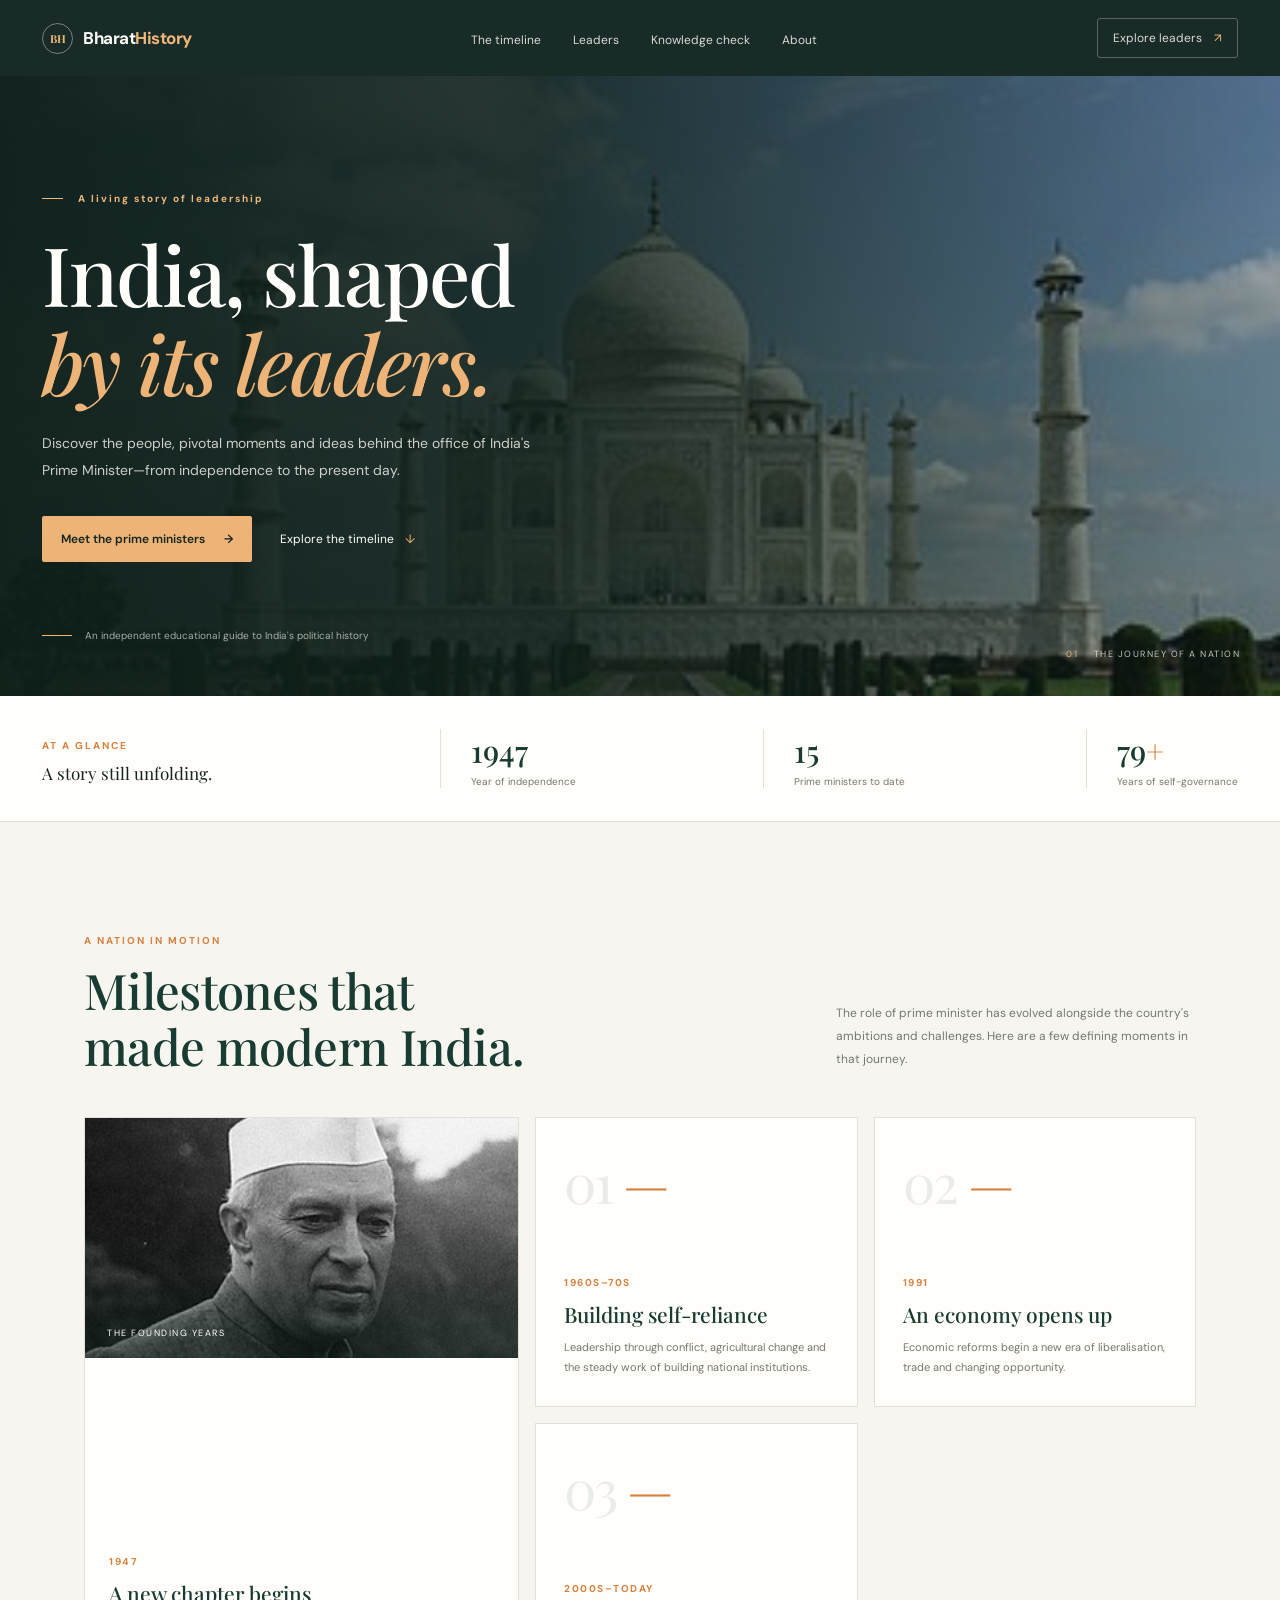
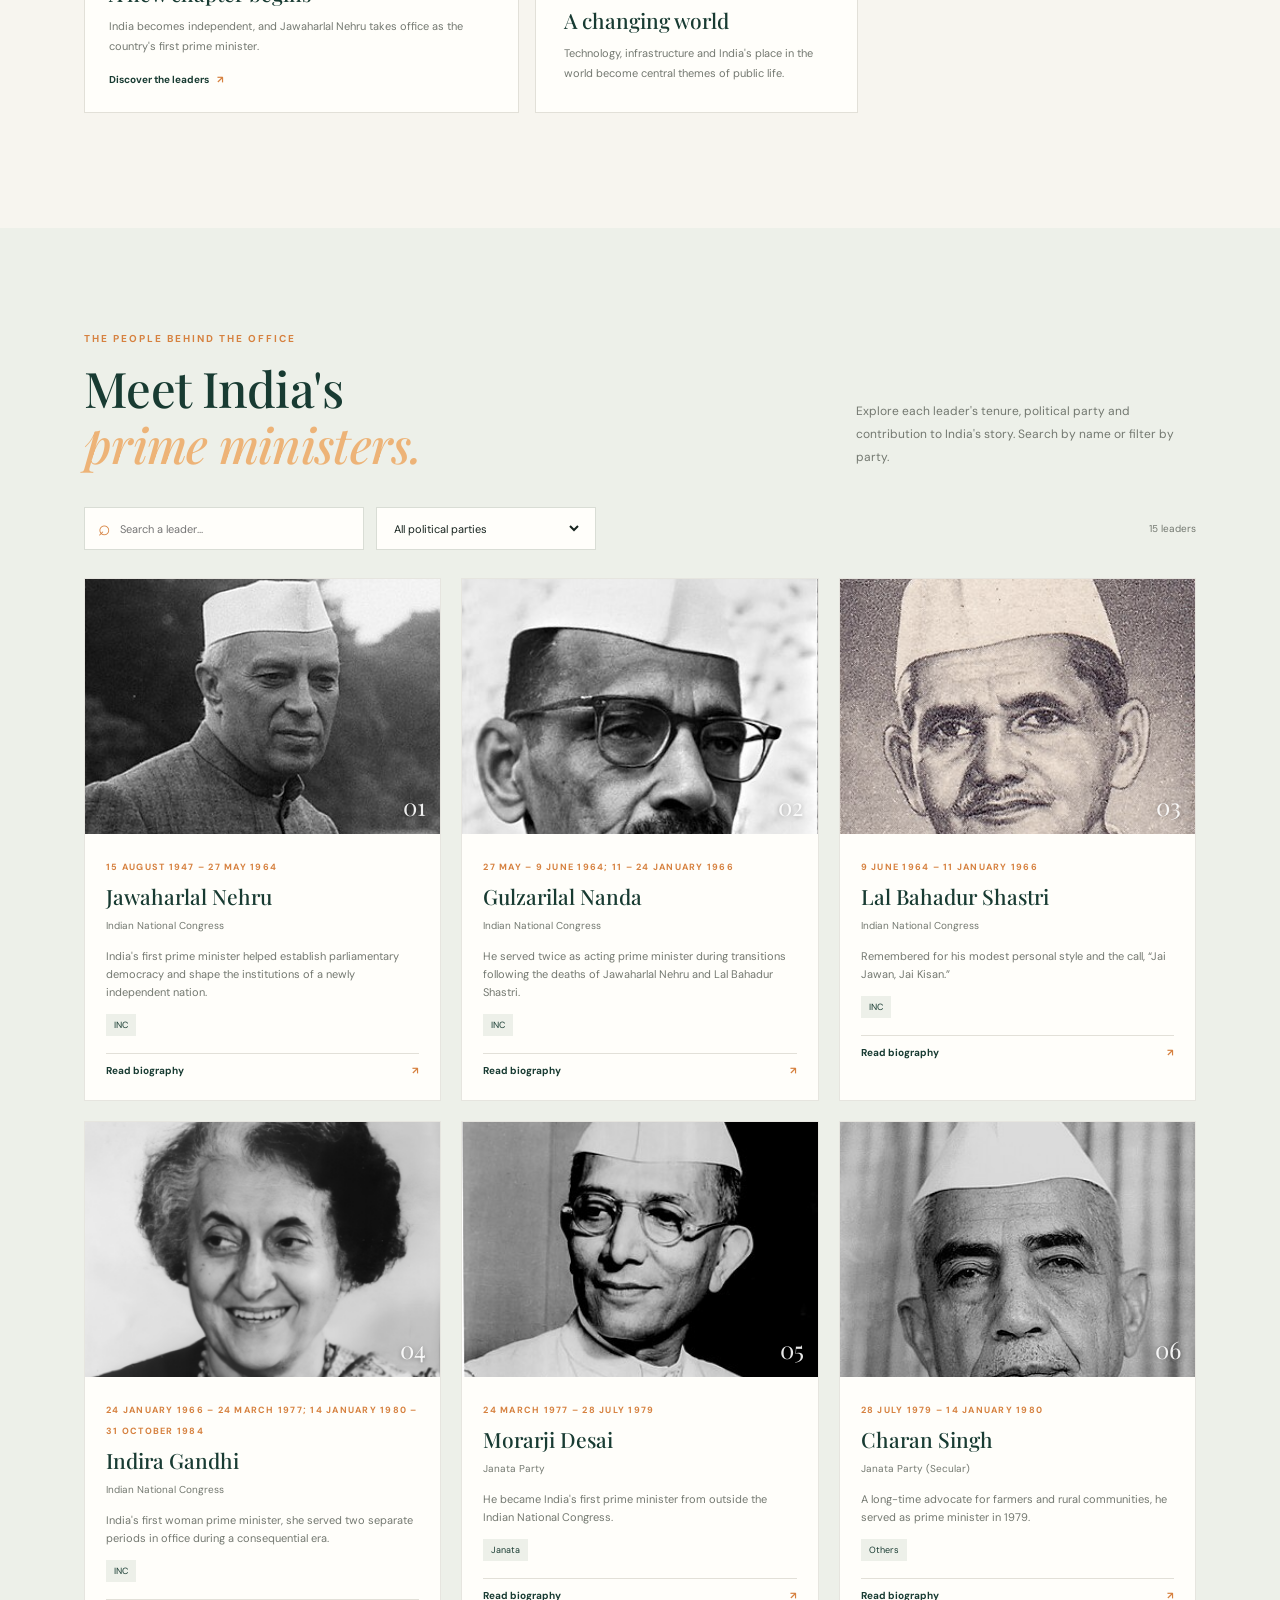
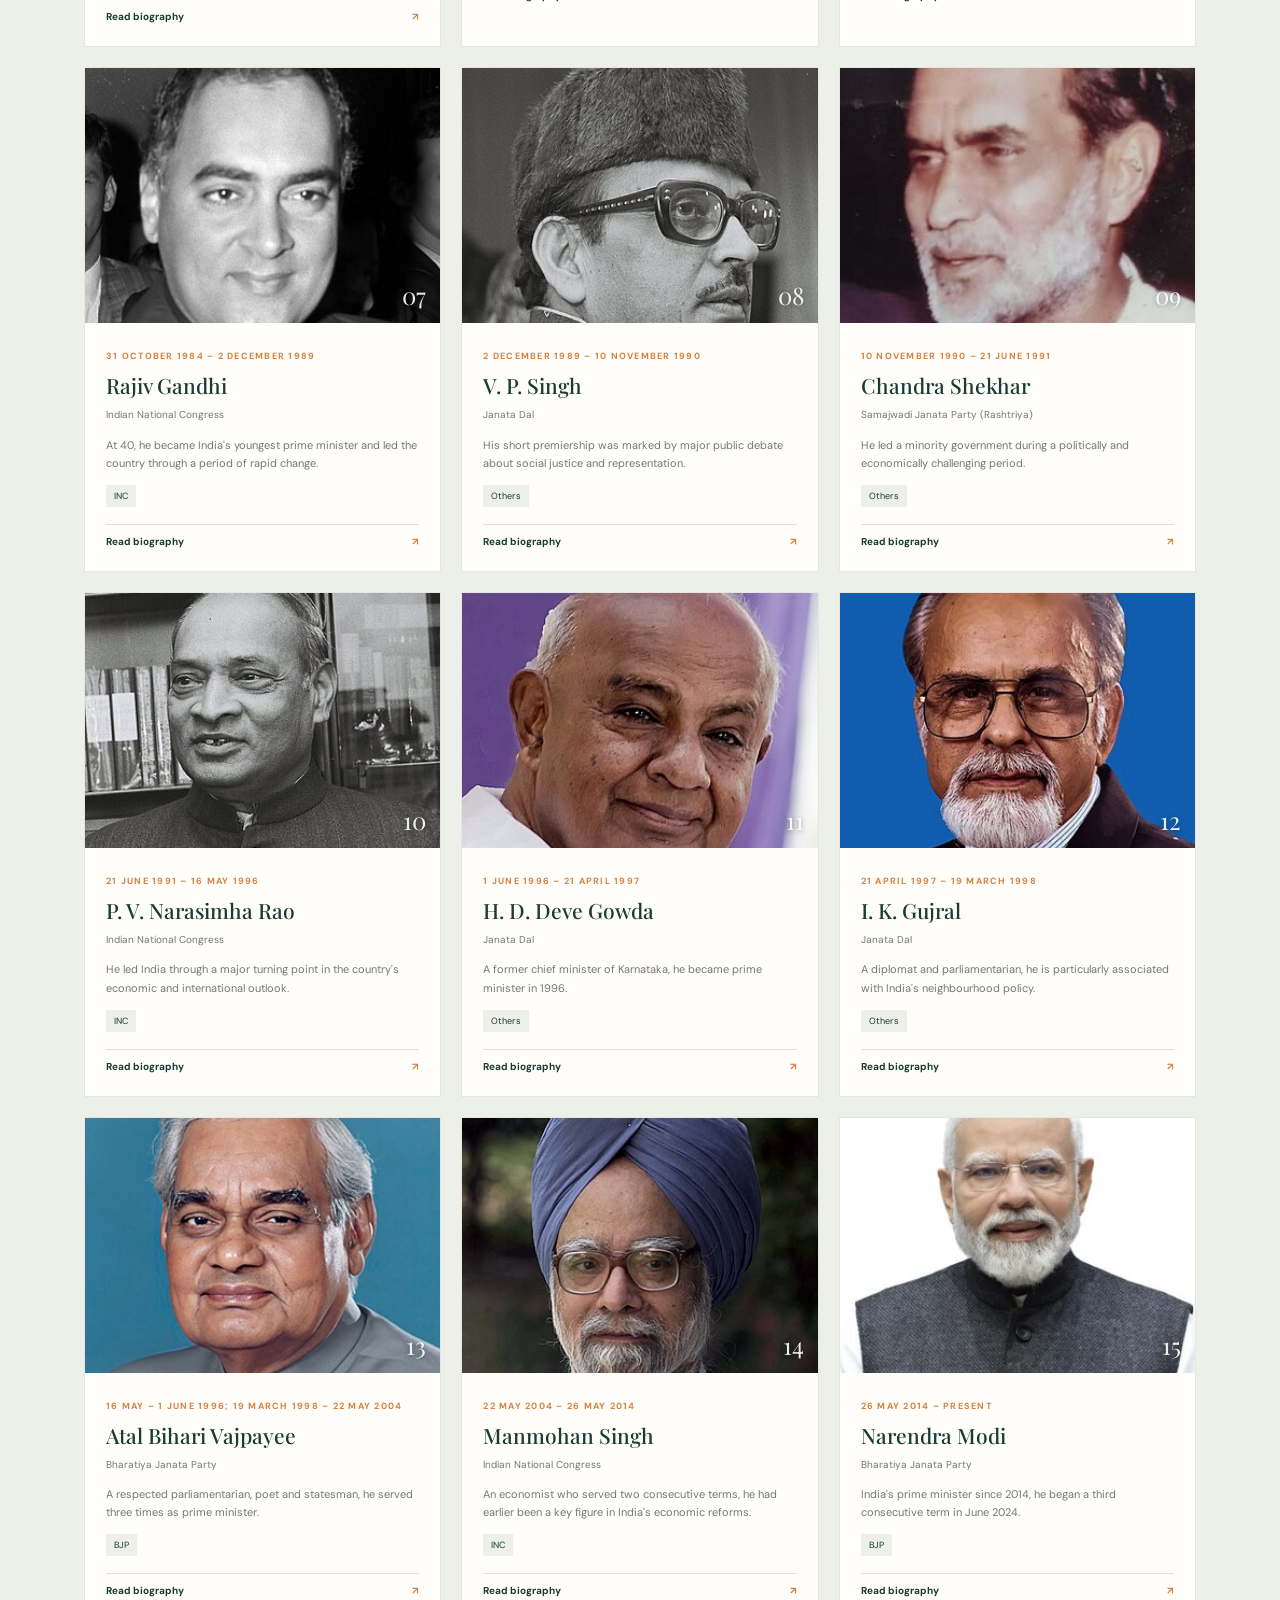
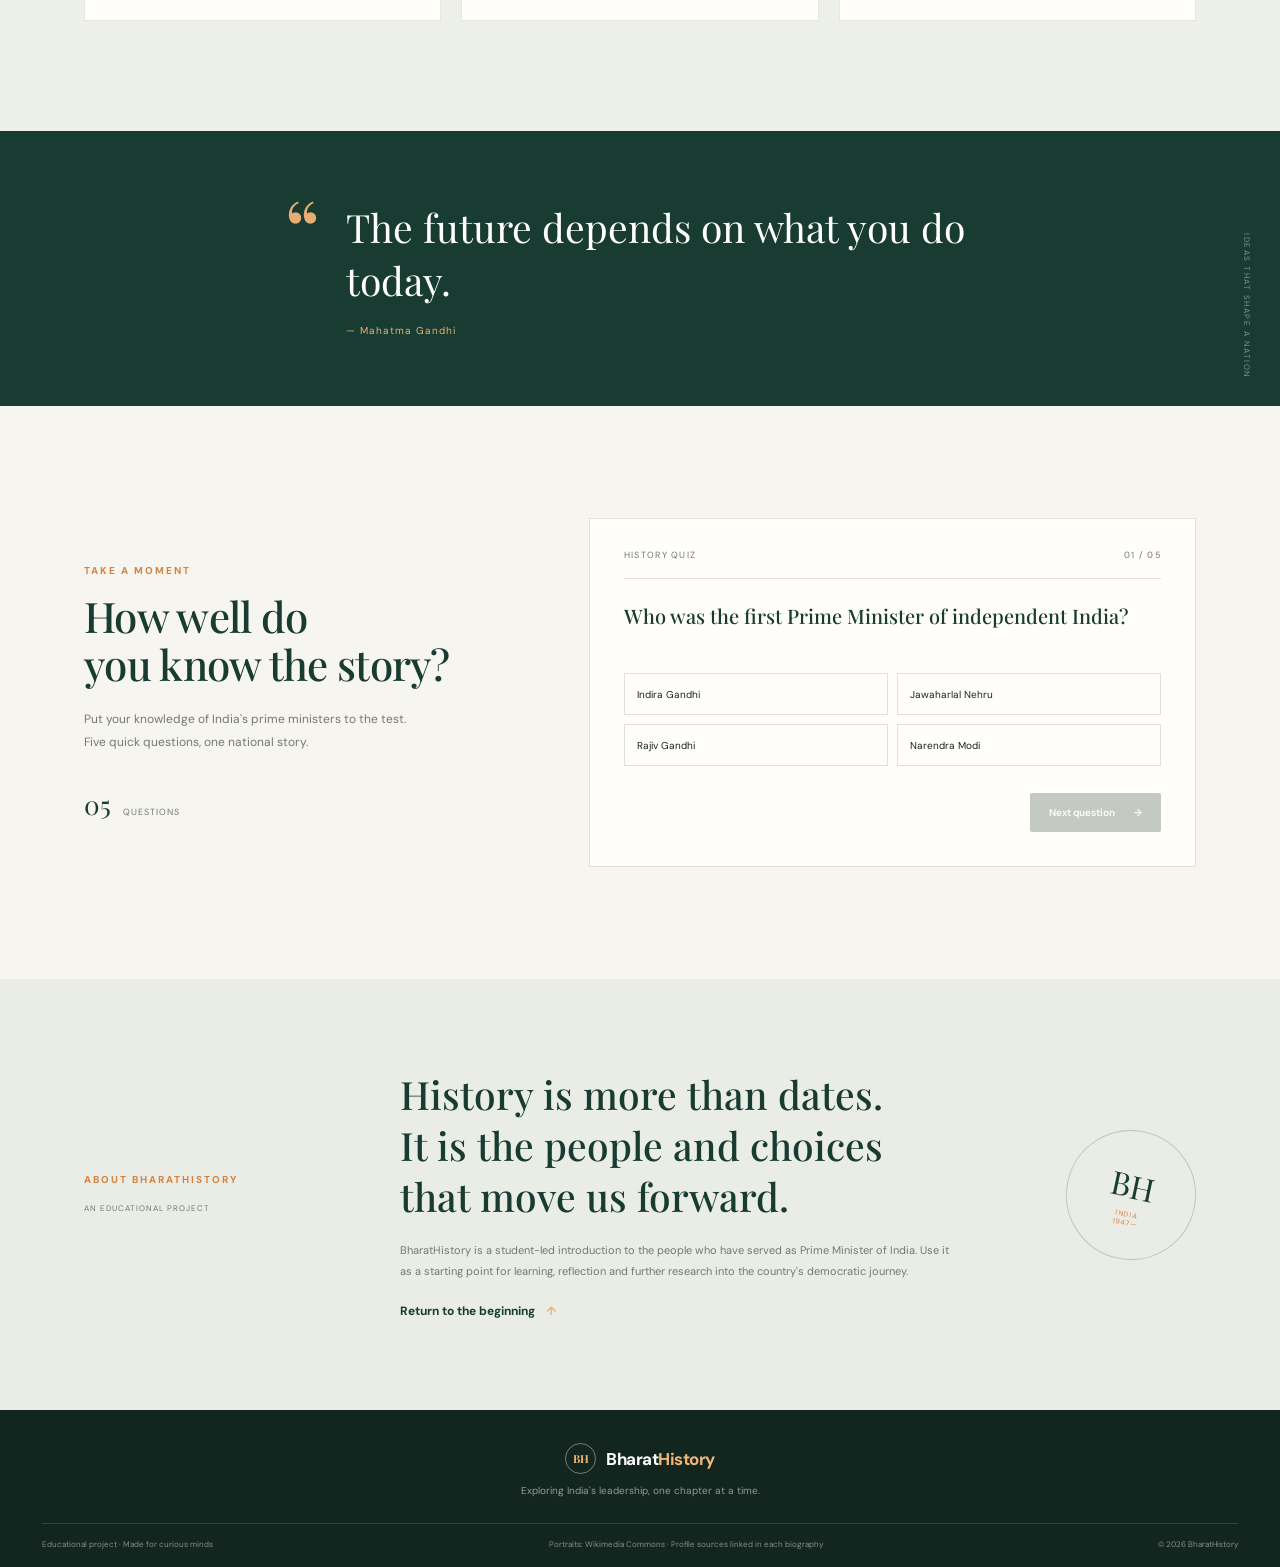
<file: index.html>
<!DOCTYPE html>
<html lang="en">
<head>
    <meta charset="UTF-8">
    <meta name="viewport" content="width=device-width, initial-scale=1.0">
    <meta name="description" content="Explore the biographies, landmark moments and legacy of India's Prime Ministers.">
    <meta name="theme-color" content="#12251f">
    <title>BharatHistory | India's Prime Ministers</title>
    <link rel="stylesheet" href="style.css">
</head>
<body>
    <header class="site-header">
        <nav class="navbar" aria-label="Main navigation">
            <a class="brand" href="#home" aria-label="BharatHistory home">
                <span class="brand-mark" aria-hidden="true">BH</span>
                <span>Bharat<span class="brand-accent">History</span></span>
            </a>
            <ul>
                <li><a href="#timeline">The timeline</a></li>
                <li><a href="#history">Leaders</a></li>
                <li><a href="#quiz">Knowledge check</a></li>
                <li><a href="#about">About</a></li>
            </ul>
            <a class="nav-cta" href="#history">Explore leaders <span aria-hidden="true">↗</span></a>
        </nav>
    </header>

    <main>
        <section class="hero" id="home">
            <div class="hero-inner">
                <p class="eyebrow"><span></span> A living story of leadership</p>
                <h1>India, shaped<br><em>by its leaders.</em></h1>
                <p class="hero-copy">Discover the people, pivotal moments and ideas behind the office of India's Prime Minister—from independence to the present day.</p>
                <div class="hero-actions">
                    <a class="button button-primary" href="#history">Meet the prime ministers <span aria-hidden="true">→</span></a>
                    <a class="text-link" href="#timeline">Explore the timeline <span aria-hidden="true">↓</span></a>
                </div>
                <div class="hero-note">
                    <span class="hero-note-line"></span>
                    <span>An independent educational guide to India's political history</span>
                </div>
            </div>
            <div class="hero-caption"><span>01</span> THE JOURNEY OF A NATION</div>
        </section>

        <section class="stats" aria-label="At a glance">
            <div class="stats-intro"><span class="eyebrow">AT A GLANCE</span><p>A story still unfolding.</p></div>
            <div class="stat"><strong>1947</strong><span>Year of independence</span></div>
            <div class="stat"><strong>15</strong><span>Prime ministers to date</span></div>
            <div class="stat"><strong>79<span class="stat-plus">+</span></strong><span>Years of self-governance</span></div>
        </section>

        <section class="timeline-section section-wrap" id="timeline">
            <div class="section-heading">
                <div>
                    <p class="eyebrow">A NATION IN MOTION</p>
                    <h2>Milestones that<br>made modern India.</h2>
                </div>
                <p class="section-intro">The role of prime minister has evolved alongside the country's ambitions and challenges. Here are a few defining moments in that journey.</p>
            </div>
            <div class="milestone-grid">
                <article class="milestone-card milestone-feature">
                    <div class="milestone-image">
                        <img src="image/prime-ministers/jawaharlal-nehru.jpg" alt="Jawaharlal Nehru, India's first prime minister" loading="lazy">
                        <span class="image-label">THE FOUNDING YEARS</span>
                    </div>
                    <div class="milestone-copy">
                        <span class="milestone-year">1947</span>
                        <h3>A new chapter begins</h3>
                        <p>India becomes independent, and Jawaharlal Nehru takes office as the country's first prime minister.</p>
                        <a href="#history" class="inline-link">Discover the leaders <span aria-hidden="true">↗</span></a>
                    </div>
                </article>
                <article class="milestone-card">
                    <div class="milestone-symbol" aria-hidden="true">01 <span>—</span></div>
                    <div class="milestone-copy">
                        <span class="milestone-year">1960s–70s</span>
                        <h3>Building self-reliance</h3>
                        <p>Leadership through conflict, agricultural change and the steady work of building national institutions.</p>
                    </div>
                </article>
                <article class="milestone-card">
                    <div class="milestone-symbol" aria-hidden="true">02 <span>—</span></div>
                    <div class="milestone-copy">
                        <span class="milestone-year">1991</span>
                        <h3>An economy opens up</h3>
                        <p>Economic reforms begin a new era of liberalisation, trade and changing opportunity.</p>
                    </div>
                </article>
                <article class="milestone-card">
                    <div class="milestone-symbol" aria-hidden="true">03 <span>—</span></div>
                    <div class="milestone-copy">
                        <span class="milestone-year">2000s–today</span>
                        <h3>A changing world</h3>
                        <p>Technology, infrastructure and India's place in the world become central themes of public life.</p>
                    </div>
                </article>
            </div>
        </section>

        <section class="leaders-section" id="history">
            <div class="section-wrap">
                <div class="section-heading leaders-heading">
                    <div>
                        <p class="eyebrow">THE PEOPLE BEHIND THE OFFICE</p>
                        <h2>Meet India's<br><em>prime ministers.</em></h2>
                    </div>
                    <p class="section-intro">Explore each leader's tenure, political party and contribution to India's story. Search by name or filter by party.</p>
                </div>
                <div class="controls">
                    <label class="search-control">
                        <span class="visually-hidden">Search prime ministers</span>
                        <span aria-hidden="true">⌕</span>
                        <input type="search" id="searchInput" placeholder="Search a leader..." autocomplete="off">
                    </label>
                    <label class="filter-control">
                        <span class="visually-hidden">Filter by political party</span>
                        <select id="partyFilter">
                            <option value="all">All political parties</option>
                            <option value="INC">Indian National Congress</option>
                            <option value="BJP">Bharatiya Janata Party</option>
                            <option value="Janata">Janata Party</option>
                            <option value="Others">Other parties</option>
                        </select>
                    </label>
                    <p class="results-count" id="resultsCount" aria-live="polite"></p>
                </div>
                <div class="pm-container" id="pmContainer"></div>
            </div>
        </section>

        <section class="quote-band">
            <div class="quote-mark" aria-hidden="true">“</div>
            <blockquote>
                <p>The future depends on what you do today.</p>
                <footer>— Mahatma Gandhi</footer>
            </blockquote>
            <span class="quote-side-note">IDEAS THAT SHAPE A NATION</span>
        </section>

        <section class="quiz-section section-wrap" id="quiz">
            <div class="quiz-aside">
                <p class="eyebrow">TAKE A MOMENT</p>
                <h2>How well do<br>you know the story?</h2>
                <p>Put your knowledge of India's prime ministers to the test. Five quick questions, one national story.</p>
                <span class="quiz-count">05 <span>QUESTIONS</span></span>
            </div>
            <div class="quiz-panel">
                <div class="quiz-topline"><span>HISTORY QUIZ</span><span id="quizProgress">01 / 05</span></div>
                <h3 id="question"></h3>
                <div id="options"></div>
                <div class="quiz-bottom">
                    <p id="result" aria-live="polite"></p>
                    <button class="button button-dark" id="nextQuestion" type="button">Next question <span aria-hidden="true">→</span></button>
                </div>
            </div>
        </section>

        <section class="about-section" id="about">
            <div class="about-inner section-wrap">
                <div class="about-label">
                    <p class="eyebrow">ABOUT BHARATHISTORY</p>
                    <span>AN EDUCATIONAL PROJECT</span>
                </div>
                <div class="about-copy">
                    <h2>History is more than dates.<br>It is the people and choices<br>that move us forward.</h2>
                    <p>BharatHistory is a student-led introduction to the people who have served as Prime Minister of India. Use it as a starting point for learning, reflection and further research into the country's democratic journey.</p>
                    <a class="text-link" href="#timeline">Return to the beginning <span aria-hidden="true">↑</span></a>
                </div>
                <div class="about-seal" aria-hidden="true"><span>BH</span><small>INDIA<br>1947—</small></div>
            </div>
        </section>
    </main>

    <div class="modal" id="pmModal" role="dialog" aria-modal="true" aria-labelledby="modalName" aria-hidden="true">
        <div class="modal-content">
            <button class="close-btn" id="closeModal" type="button" aria-label="Close biography">&times;</button>
            <div id="modalDetails"></div>
        </div>
    </div>

    <footer class="site-footer">
        <a class="brand footer-brand" href="#home"><span class="brand-mark" aria-hidden="true">BH</span><span>Bharat<span class="brand-accent">History</span></span></a>
        <p>Exploring India's leadership, one chapter at a time.</p>
        <div class="footer-bottom">
            <span>Educational project · Made for curious minds</span>
            <span>Portraits: Wikimedia Commons · Profile sources linked in each biography</span>
            <span>© 2026 BharatHistory</span>
        </div>
    </footer>

    <script src="script.js"></script>
</body>
</html>
</file>
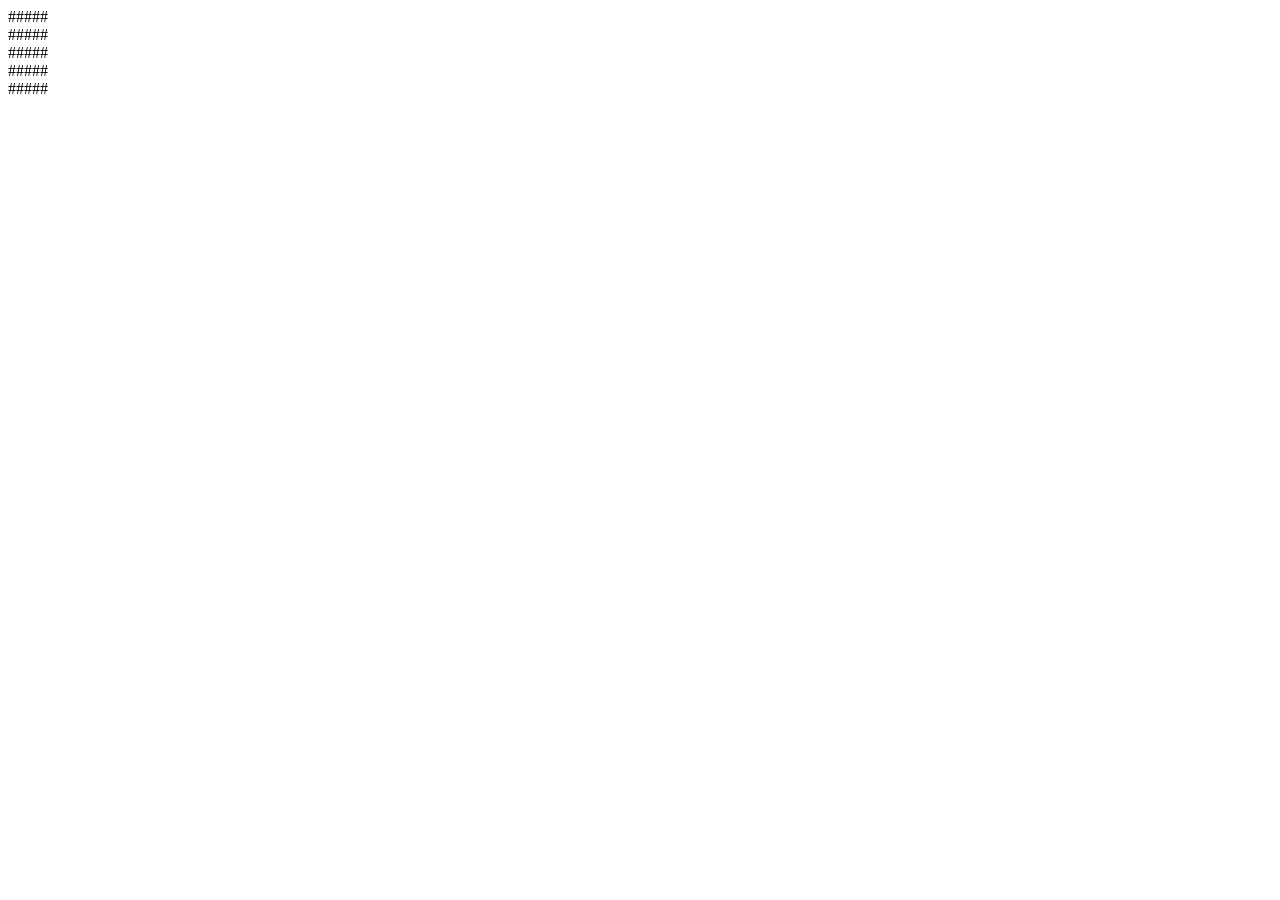
<file: new.html>
<!DOCTYPE html>
<html lang="en">
<head>
    <meta charset="UTF-8">
    <meta name="viewport" content="width=device-width, initial-scale=1.0">
    <title>Document</title>
</head>
<body>
    <script>
        for(let a=1;a<=5;a++){
            for(let j=1;j<=5;j++){
               document.write("#") 
            }
            document.write("<br>")
        } 

        

















    </script>
    
</body>
</html>
</file>
<file: style.css>
@import url('https://fonts.googleapis.com/css2?family=DM+Sans:wght@400;500;600;700&family=Playfair+Display:ital,wght@0,500;0,600;0,700;1,500;1,600&display=swap');

:root {
    --ink: #17241f;
    --green: #183b32;
    --green-dark: #12251f;
    --green-soft: #dce8df;
    --saffron: #d6813f;
    --paper: #f7f5ef;
    --white: #fffefa;
    --muted: #737870;
    --line: #e2e0d8;
    --serif: 'Playfair Display', Georgia, serif;
    --sans: 'DM Sans', 'Segoe UI', sans-serif;
}

* {
    box-sizing: border-box;
    margin: 0;
    padding: 0;
}

html {
    scroll-behavior: smooth;
    scroll-padding-top: 85px;
}

body {
    background: var(--paper);
    color: var(--ink);
    font-family: var(--sans);
    -webkit-font-smoothing: antialiased;
}

button,
input,
select {
    font: inherit;
}

a {
    color: inherit;
}

.site-header {
    position: sticky;
    top: 0;
    z-index: 20;
    background: rgba(18, 37, 31, .97);
    color: var(--white);
    backdrop-filter: blur(12px);
}

.navbar {
    max-width: 1280px;
    min-height: 76px;
    margin: auto;
    padding: 0 42px;
    display: flex;
    align-items: center;
    justify-content: space-between;
    gap: 30px;
}

.brand {
    display: inline-flex;
    align-items: center;
    gap: 10px;
    color: var(--white);
    text-decoration: none;
    font-size: 17px;
    font-weight: 700;
    letter-spacing: -.5px;
    white-space: nowrap;
}

.brand-mark {
    width: 31px;
    height: 31px;
    border: 1px solid rgba(255, 255, 255, .4);
    border-radius: 50%;
    display: inline-grid;
    place-items: center;
    color: #efb779;
    font-family: var(--serif);
    font-size: 11px;
}

.brand-accent {
    color: #efb779;
}

.navbar ul {
    display: flex;
    align-items: center;
    gap: 32px;
    list-style: none;
}

.navbar ul a,
.nav-cta {
    color: rgba(255, 254, 250, .83);
    text-decoration: none;
    font-size: 12px;
    transition: color .2s ease;
}

.navbar ul a:hover,
.nav-cta:hover {
    color: #efb779;
}

.nav-cta {
    padding: 11px 15px;
    border: 1px solid rgba(255, 255, 255, .28);
    border-radius: 3px;
    white-space: nowrap;
}

.nav-cta span {
    margin-left: 9px;
    color: #efb779;
}

.hero {
    min-height: 620px;
    position: relative;
    display: flex;
    align-items: center;
    overflow: hidden;
    color: var(--white);
    background:
        linear-gradient(90deg, rgba(14, 31, 26, .96) 0%, rgba(14, 31, 26, .86) 42%, rgba(14, 31, 26, .22) 100%),
        linear-gradient(0deg, rgba(14, 31, 26, .22), rgba(14, 31, 26, .1)),
        url("image/india.jpg") center 43% / cover no-repeat;
}

.hero-inner {
    width: min(1280px, 100%);
    margin: 0 auto;
    padding: 94px 42px 112px;
    position: relative;
    z-index: 1;
}

.eyebrow {
    color: var(--saffron);
    font-size: 10px;
    font-weight: 700;
    letter-spacing: 2px;
}

.hero .eyebrow {
    color: #efb779;
}

.hero .eyebrow span {
    display: inline-block;
    width: 21px;
    height: 1px;
    margin: 0 11px 3px 0;
    background: #efb779;
}

.hero h1 {
    margin-top: 24px;
    font-family: var(--serif);
    font-size: clamp(52px, 7vw, 82px);
    font-weight: 500;
    letter-spacing: -2px;
    line-height: 1.08;
}

.hero h1 em,
.leaders-heading h2 em {
    color: #edb377;
    font-weight: 500;
}

.hero-copy {
    max-width: 490px;
    margin-top: 24px;
    color: rgba(255, 254, 250, .78);
    font-size: 14px;
    line-height: 1.9;
}

.hero-actions {
    display: flex;
    align-items: center;
    gap: 28px;
    margin-top: 32px;
}

.button {
    min-height: 46px;
    padding: 0 19px;
    border: 0;
    border-radius: 2px;
    display: inline-flex;
    align-items: center;
    justify-content: center;
    gap: 19px;
    text-decoration: none;
    font-size: 12px;
    font-weight: 600;
    cursor: pointer;
    transition: transform .2s ease, background .2s ease;
}

.button:hover {
    transform: translateY(-2px);
}

.button-primary {
    background: #edb377;
    color: var(--green-dark);
}

.button-primary:hover {
    background: #f4c18c;
}

.text-link {
    color: var(--white);
    text-decoration: none;
    font-size: 12px;
}

.text-link span {
    margin-left: 8px;
    color: #edb377;
}

.hero-note {
    position: absolute;
    bottom: 32px;
    display: flex;
    align-items: center;
    gap: 13px;
    color: rgba(255, 254, 250, .63);
    font-size: 10px;
}

.hero-note-line {
    width: 30px;
    height: 1px;
    background: #edb377;
}

.hero-caption {
    position: absolute;
    right: 40px;
    bottom: 36px;
    color: rgba(255, 254, 250, .74);
    font-size: 9px;
    letter-spacing: 1.5px;
}

.hero-caption span {
    margin-right: 12px;
    color: #edb377;
}

.stats {
    min-height: 126px;
    padding: 25px max(42px, calc((100% - 1196px) / 2));
    display: flex;
    align-items: center;
    justify-content: space-between;
    gap: 25px;
    background: var(--white);
    border-bottom: 1px solid var(--line);
}

.stats-intro {
    min-width: 220px;
}

.stats-intro p {
    margin-top: 8px;
    font-family: var(--serif);
    font-size: 17px;
}

.stat {
    min-width: 145px;
    padding-left: 30px;
    border-left: 1px solid var(--line);
}

.stat strong {
    display: block;
    color: var(--green);
    font-family: var(--serif);
    font-size: 31px;
    font-weight: 500;
}

.stat-plus {
    color: var(--saffron);
}

.stat > span {
    display: block;
    margin-top: 4px;
    color: var(--muted);
    font-size: 10px;
}

.section-wrap {
    width: min(1196px, 100%);
    margin: 0 auto;
    padding-right: 42px;
    padding-left: 42px;
}

.timeline-section {
    padding-top: 112px;
    padding-bottom: 115px;
}

.section-heading {
    display: flex;
    align-items: flex-end;
    justify-content: space-between;
    gap: 50px;
    margin-bottom: 42px;
}

.section-heading h2,
.quiz-aside h2 {
    margin-top: 15px;
    color: var(--green);
    font-family: var(--serif);
    font-size: clamp(35px, 4vw, 49px);
    font-weight: 500;
    letter-spacing: -.7px;
    line-height: 1.15;
}

.section-intro {
    max-width: 360px;
    margin-bottom: 4px;
    color: var(--muted);
    font-size: 12px;
    line-height: 1.9;
}

.milestone-grid {
    display: grid;
    grid-template-columns: 1.35fr 1fr 1fr;
    gap: 16px;
}

.milestone-card {
    min-height: 290px;
    padding: 28px;
    position: relative;
    display: flex;
    flex-direction: column;
    justify-content: space-between;
    background: var(--white);
    border: 1px solid var(--line);
}

.milestone-feature {
    grid-row: span 2;
    padding: 0;
}

.milestone-image {
    height: 240px;
    position: relative;
    overflow: hidden;
    background: var(--green);
}

.milestone-image::after {
    position: absolute;
    inset: 45% 0 0;
    content: "";
    background: linear-gradient(0deg, rgba(13, 30, 25, .6), transparent);
}

.milestone-image img {
    width: 100%;
    height: 100%;
    display: block;
    object-fit: cover;
    object-position: center 27%;
}

.image-label {
    position: absolute;
    z-index: 1;
    bottom: 19px;
    left: 22px;
    color: white;
    font-size: 9px;
    letter-spacing: 1.5px;
}

.milestone-copy {
    padding: 21px 24px 24px;
}

.milestone-card:not(.milestone-feature) .milestone-copy {
    padding: 0;
}

.milestone-year {
    color: var(--saffron);
    font-size: 10px;
    font-weight: 700;
    letter-spacing: 1.5px;
    text-transform: uppercase;
}

.milestone-copy h3 {
    margin-top: 9px;
    color: var(--green);
    font-family: var(--serif);
    font-size: 21px;
    font-weight: 500;
}

.milestone-copy p {
    margin-top: 10px;
    color: var(--muted);
    font-size: 11px;
    line-height: 1.8;
}

.inline-link {
    display: inline-block;
    margin-top: 16px;
    color: var(--green);
    text-decoration: none;
    font-size: 10px;
    font-weight: 700;
}

.inline-link span {
    margin-left: 6px;
    color: var(--saffron);
}

.milestone-symbol {
    color: rgba(24, 59, 50, .09);
    font-family: var(--serif);
    font-size: 54px;
    letter-spacing: -2px;
}

.milestone-symbol span {
    color: var(--saffron);
}

.leaders-section {
    padding: 104px 0 110px;
    background: #edf0e9;
}

.leaders-heading {
    margin-bottom: 35px;
}

.leaders-heading .section-intro {
    max-width: 340px;
}

.controls {
    display: flex;
    align-items: center;
    gap: 12px;
    margin-bottom: 28px;
}

.search-control,
.filter-control {
    min-height: 43px;
    display: flex;
    align-items: center;
    border: 1px solid #d9ddd5;
    background: var(--white);
}

.search-control {
    width: 280px;
    padding: 0 13px;
    gap: 9px;
}

.search-control > span:not(.visually-hidden) {
    color: var(--saffron);
    font-size: 21px;
    line-height: 1;
}

.search-control input,
.filter-control select {
    width: 100%;
    border: 0;
    outline: 0;
    background: transparent;
    color: var(--ink);
    font-size: 11px;
}

.filter-control {
    width: 220px;
    padding: 0 13px;
}

.filter-control select {
    height: 41px;
    cursor: pointer;
}

.results-count {
    margin-left: auto;
    color: var(--muted);
    font-size: 10px;
}

.pm-container {
    display: grid;
    grid-template-columns: repeat(3, minmax(0, 1fr));
    gap: 20px;
}

.pm-card {
    min-width: 0;
    overflow: hidden;
    background: var(--white);
    border: 1px solid #e6e5df;
    transition: box-shadow .22s ease, transform .22s ease;
}

.pm-card:hover {
    transform: translateY(-4px);
    box-shadow: 0 12px 30px rgba(23, 36, 31, .1);
}

.pm-image {
    height: 255px;
    overflow: hidden;
    position: relative;
    background: #d8ded7;
}

.pm-image img {
    width: 100%;
    height: 100%;
    display: block;
    object-fit: cover;
    object-position: center 28%;
    filter: saturate(.8);
    transition: transform .5s ease;
}

.pm-card:hover .pm-image img {
    transform: scale(1.035);
}

.pm-number {
    position: absolute;
    right: 14px;
    bottom: 12px;
    color: rgba(255, 255, 255, .91);
    font-family: var(--serif);
    font-size: 24px;
    text-shadow: 0 1px 5px rgba(0, 0, 0, .35);
}

.pm-info {
    padding: 20px 21px 21px;
}

.pm-period {
    color: var(--saffron);
    font-size: 9px;
    font-weight: 700;
    letter-spacing: 1.25px;
    text-transform: uppercase;
}

.pm-info h3 {
    margin-top: 7px;
    color: var(--green);
    font-family: var(--serif);
    font-size: 21px;
    font-weight: 500;
}

.pm-info p {
    margin-top: 8px;
    color: var(--muted);
    font-size: 10px;
    line-height: 1.65;
}

.pm-info .pm-description {
    min-height: 34px;
    margin-top: 12px;
    font-size: 11px;
}

.party {
    display: inline-block;
    margin-top: 13px;
    padding: 5px 8px;
    background: #edf0e9;
    color: var(--green);
    font-size: 9px;
}

.read-btn {
    display: block;
    margin-top: 17px;
    padding: 10px 0 2px;
    border: 0;
    border-top: 1px solid var(--line);
    width: 100%;
    background: transparent;
    color: var(--green);
    text-align: left;
    font-size: 10px;
    font-weight: 700;
    cursor: pointer;
}

.read-btn span {
    float: right;
    color: var(--saffron);
}

.no-result {
    grid-column: 1 / -1;
    padding: 50px 20px;
    color: var(--muted);
    text-align: center;
    font-size: 13px;
}

.quote-band {
    min-height: 275px;
    padding: 54px max(42px, calc((100% - 970px) / 2));
    position: relative;
    display: flex;
    align-items: center;
    justify-content: center;
    gap: 25px;
    background: var(--green);
    color: var(--white);
}

.quote-mark {
    align-self: flex-start;
    color: #e8ad72;
    font-family: var(--serif);
    font-size: 88px;
    line-height: 1;
}

.quote-band blockquote {
    max-width: 650px;
}

.quote-band blockquote p {
    font-family: var(--serif);
    font-size: clamp(25px, 4vw, 39px);
    line-height: 1.35;
}

.quote-band blockquote footer {
    margin-top: 17px;
    color: #edb377;
    font-size: 10px;
    letter-spacing: 1px;
}

.quote-side-note {
    position: absolute;
    right: 28px;
    bottom: 28px;
    color: rgba(255, 255, 255, .45);
    font-size: 8px;
    letter-spacing: 1.5px;
    writing-mode: vertical-rl;
}

.quiz-section {
    padding-top: 112px;
    padding-bottom: 112px;
    display: grid;
    grid-template-columns: .8fr 1.2fr;
    align-items: center;
    gap: 100px;
}

.quiz-aside h2 {
    font-size: 42px;
}

.quiz-aside > p:not(.eyebrow) {
    max-width: 340px;
    margin-top: 20px;
    color: var(--muted);
    font-size: 12px;
    line-height: 1.9;
}

.quiz-count {
    display: block;
    margin-top: 33px;
    color: var(--green);
    font-family: var(--serif);
    font-size: 26px;
}

.quiz-count span {
    margin-left: 6px;
    color: var(--muted);
    font-family: var(--sans);
    font-size: 9px;
    letter-spacing: 1px;
}

.quiz-panel {
    padding: 30px 34px;
    background: var(--white);
    border: 1px solid var(--line);
}

.quiz-topline {
    padding-bottom: 17px;
    border-bottom: 1px solid var(--line);
    display: flex;
    justify-content: space-between;
    color: var(--muted);
    font-size: 9px;
    letter-spacing: 1.3px;
}

#question {
    min-height: 53px;
    margin-top: 23px;
    color: var(--green);
    font-family: var(--serif);
    font-size: 20px;
    font-weight: 500;
}

#options {
    display: grid;
    grid-template-columns: 1fr 1fr;
    gap: 9px;
    margin-top: 18px;
}

#options button {
    min-height: 42px;
    padding: 9px 12px;
    border: 1px solid var(--line);
    background: transparent;
    color: var(--ink);
    text-align: left;
    font-size: 10px;
    cursor: pointer;
    transition: border-color .2s ease, background .2s ease;
}

#options button:hover:not(:disabled) {
    border-color: var(--green);
    background: #f4f6f1;
}

#options button:disabled {
    cursor: default;
}

#options button.correct {
    border-color: #3d765d;
    background: #e2eee5;
    color: #24543c;
}

#options button.incorrect {
    border-color: #c97763;
    background: #f8e9e4;
    color: #8d4035;
}

.quiz-bottom {
    min-height: 48px;
    margin-top: 22px;
    display: flex;
    align-items: center;
    justify-content: space-between;
    gap: 15px;
}

#result {
    color: var(--muted);
    font-size: 10px;
}

.button-dark {
    min-height: 39px;
    background: var(--green);
    color: white;
    font-size: 10px;
}

.button-dark:hover {
    background: #245545;
}

.button-dark:disabled {
    background: #c4c9c1;
    cursor: not-allowed;
    transform: none;
}

.about-section {
    padding: 90px 0;
    overflow: hidden;
    background: #e9ede6;
}

.about-inner {
    display: grid;
    grid-template-columns: .75fr 1.5fr .55fr;
    align-items: center;
    gap: 40px;
}

.about-label > span {
    display: inline-block;
    margin-top: 17px;
    color: var(--muted);
    font-size: 8px;
    letter-spacing: 1px;
}

.about-copy h2 {
    color: var(--green);
    font-family: var(--serif);
    font-size: clamp(27px, 3.2vw, 39px);
    font-weight: 500;
    line-height: 1.3;
}

.about-copy p {
    max-width: 550px;
    margin-top: 19px;
    color: var(--muted);
    font-size: 11px;
    line-height: 1.9;
}

.about-copy .text-link {
    display: inline-block;
    margin-top: 21px;
    color: var(--green);
    font-weight: 700;
}

.about-seal {
    width: 130px;
    height: 130px;
    justify-self: end;
    border: 1px solid rgba(24, 59, 50, .2);
    border-radius: 50%;
    display: flex;
    flex-direction: column;
    align-items: center;
    justify-content: center;
    color: var(--green);
    transform: rotate(12deg);
}

.about-seal span {
    font-family: var(--serif);
    font-size: 32px;
}

.about-seal small {
    margin-top: 4px;
    color: var(--saffron);
    font-size: 7px;
    letter-spacing: 1px;
    text-align: center;
}

.site-footer {
    padding: 33px 42px 18px;
    background: var(--green-dark);
    color: var(--white);
    text-align: center;
}

.footer-brand {
    justify-content: center;
}

.site-footer > p {
    margin-top: 10px;
    color: rgba(255, 254, 250, .55);
    font-size: 10px;
}

.footer-bottom {
    max-width: 1196px;
    margin: 26px auto 0;
    padding-top: 15px;
    border-top: 1px solid rgba(255, 255, 255, .13);
    display: flex;
    justify-content: space-between;
    gap: 14px;
    color: rgba(255, 254, 250, .49);
    font-size: 8px;
}

.modal {
    position: fixed;
    inset: 0;
    z-index: 50;
    padding: 20px;
    display: none;
    align-items: center;
    justify-content: center;
    background: rgba(11, 24, 20, .76);
}

.modal.is-open {
    display: flex;
}

.modal-content {
    width: min(680px, 100%);
    max-height: 88vh;
    overflow: auto;
    position: relative;
    padding: 37px;
    background: var(--white);
}

.modal-profile {
    display: grid;
    grid-template-columns: 190px 1fr;
    gap: 26px;
    align-items: start;
}

.modal-profile img {
    width: 190px;
    height: 245px;
    object-fit: cover;
    object-position: center 25%;
}

.modal-profile h2 {
    margin: 8px 0 17px;
    color: var(--green);
    font-family: var(--serif);
    font-size: 29px;
    font-weight: 500;
}

.modal-content h3 {
    margin: 17px 0 7px;
    color: var(--green);
    font-family: var(--serif);
    font-size: 16px;
    font-weight: 500;
}

.modal-content p {
    color: var(--muted);
    font-size: 11px;
    line-height: 1.8;
}

.source-link {
    display: inline-block;
    margin-top: 19px;
    color: var(--green);
    font-size: 10px;
    font-weight: 700;
    text-decoration-color: var(--saffron);
    text-underline-offset: 3px;
}

.close-btn {
    width: 32px;
    height: 32px;
    position: absolute;
    top: 12px;
    right: 12px;
    border: 0;
    background: transparent;
    color: var(--ink);
    font-size: 25px;
    cursor: pointer;
}

.visually-hidden {
    width: 1px;
    height: 1px;
    overflow: hidden;
    position: absolute;
    clip: rect(0, 0, 0, 0);
    white-space: nowrap;
    clip-path: inset(50%);
}

@media (max-width: 900px) {
    .navbar {
        padding: 0 25px;
    }

    .navbar ul {
        gap: 17px;
    }

    .navbar ul a {
        font-size: 10px;
    }

    .nav-cta {
        display: none;
    }

    .hero-inner {
        padding-right: 30px;
        padding-left: 30px;
    }

    .stats {
        padding-right: 30px;
        padding-left: 30px;
    }

    .section-wrap {
        padding-right: 30px;
        padding-left: 30px;
    }

    .milestone-grid {
        grid-template-columns: 1fr 1fr;
    }

    .milestone-feature {
        grid-row: span 2;
    }

    .pm-container {
        grid-template-columns: repeat(2, minmax(0, 1fr));
    }

    .quiz-section {
        gap: 45px;
    }

    .about-inner {
        grid-template-columns: .7fr 1.7fr;
    }

    .about-seal {
        display: none;
    }
}

@media (max-width: 620px) {
    html {
        scroll-padding-top: 106px;
    }

    .navbar {
        min-height: auto;
        padding: 13px 18px 11px;
        flex-direction: column;
        gap: 11px;
    }

    .navbar ul {
        width: 100%;
        justify-content: center;
        gap: clamp(12px, 4vw, 22px);
    }

    .navbar ul a {
        font-size: 9px;
    }

    .hero {
        min-height: 570px;
        background-position: 58% center;
    }

    .hero-inner {
        padding: 75px 23px 105px;
    }

    .hero h1 {
        font-size: clamp(48px, 13vw, 68px);
    }

    .hero-copy {
        max-width: 390px;
        font-size: 12px;
    }

    .hero-actions {
        align-items: flex-start;
        flex-direction: column;
        gap: 17px;
    }

    .hero-note {
        bottom: 26px;
        max-width: 75%;
        font-size: 8px;
    }

    .hero-caption {
        right: 18px;
        bottom: 29px;
        font-size: 7px;
    }

    .stats {
        padding: 23px;
        display: grid;
        grid-template-columns: 1fr 1fr;
        gap: 23px 13px;
    }

    .stats-intro {
        min-width: 0;
    }

    .stats-intro p {
        font-size: 15px;
    }

    .stat {
        min-width: 0;
        padding-left: 14px;
    }

    .stat strong {
        font-size: 25px;
    }

    .stat > span {
        font-size: 8px;
    }

    .section-wrap {
        padding-right: 22px;
        padding-left: 22px;
    }

    .timeline-section,
    .leaders-section {
        padding-top: 76px;
        padding-bottom: 78px;
    }

    .section-heading {
        align-items: flex-start;
        flex-direction: column;
        gap: 17px;
        margin-bottom: 28px;
    }

    .section-heading h2 {
        font-size: 38px;
    }

    .section-intro {
        font-size: 11px;
    }

    .milestone-grid {
        grid-template-columns: 1fr;
        gap: 12px;
    }

    .milestone-feature {
        grid-row: auto;
    }

    .milestone-card:not(.milestone-feature) {
        min-height: 205px;
    }

    .milestone-image {
        height: 215px;
    }

    .controls {
        align-items: stretch;
        flex-direction: column;
    }

    .search-control,
    .filter-control {
        width: 100%;
    }

    .results-count {
        margin: 0;
    }

    .pm-container {
        grid-template-columns: 1fr;
        gap: 14px;
    }

    .pm-image {
        height: 290px;
    }

    .pm-info {
        padding: 18px;
    }

    .pm-info .pm-description {
        min-height: 0;
    }

    .quote-band {
        min-height: 225px;
        padding: 40px 24px;
        gap: 10px;
    }

    .quote-mark {
        font-size: 62px;
    }

    .quote-band blockquote p {
        font-size: 27px;
    }

    .quote-side-note {
        right: 12px;
        bottom: 13px;
    }

    .quiz-section {
        padding-top: 75px;
        padding-bottom: 75px;
        grid-template-columns: 1fr;
        gap: 30px;
    }

    .quiz-aside h2 {
        font-size: 37px;
    }

    .quiz-count {
        margin-top: 19px;
    }

    .quiz-panel {
        padding: 22px 18px;
    }

    #options {
        grid-template-columns: 1fr;
    }

    #question {
        font-size: 18px;
    }

    .quiz-bottom {
        align-items: flex-start;
        flex-direction: column;
    }

    .about-section {
        padding: 65px 0;
    }

    .about-inner {
        grid-template-columns: 1fr;
        gap: 20px;
    }

    .about-label > span {
        display: none;
    }

    .about-copy h2 {
        font-size: 30px;
    }

    .site-footer {
        padding: 30px 20px 17px;
    }

    .footer-bottom {
        align-items: center;
        flex-direction: column;
    }

    .modal-content {
        padding: 33px 20px 22px;
    }

    .modal-profile {
        grid-template-columns: 1fr;
        gap: 15px;
    }

    .modal-profile img {
        width: 100%;
        height: 210px;
        object-position: center 25%;
    }
}

@media (prefers-reduced-motion: reduce) {
    *,
    *::before,
    *::after {
        scroll-behavior: auto !important;
        transition-duration: .01ms !important;
        animation-duration: .01ms !important;
    }
}
</file>
